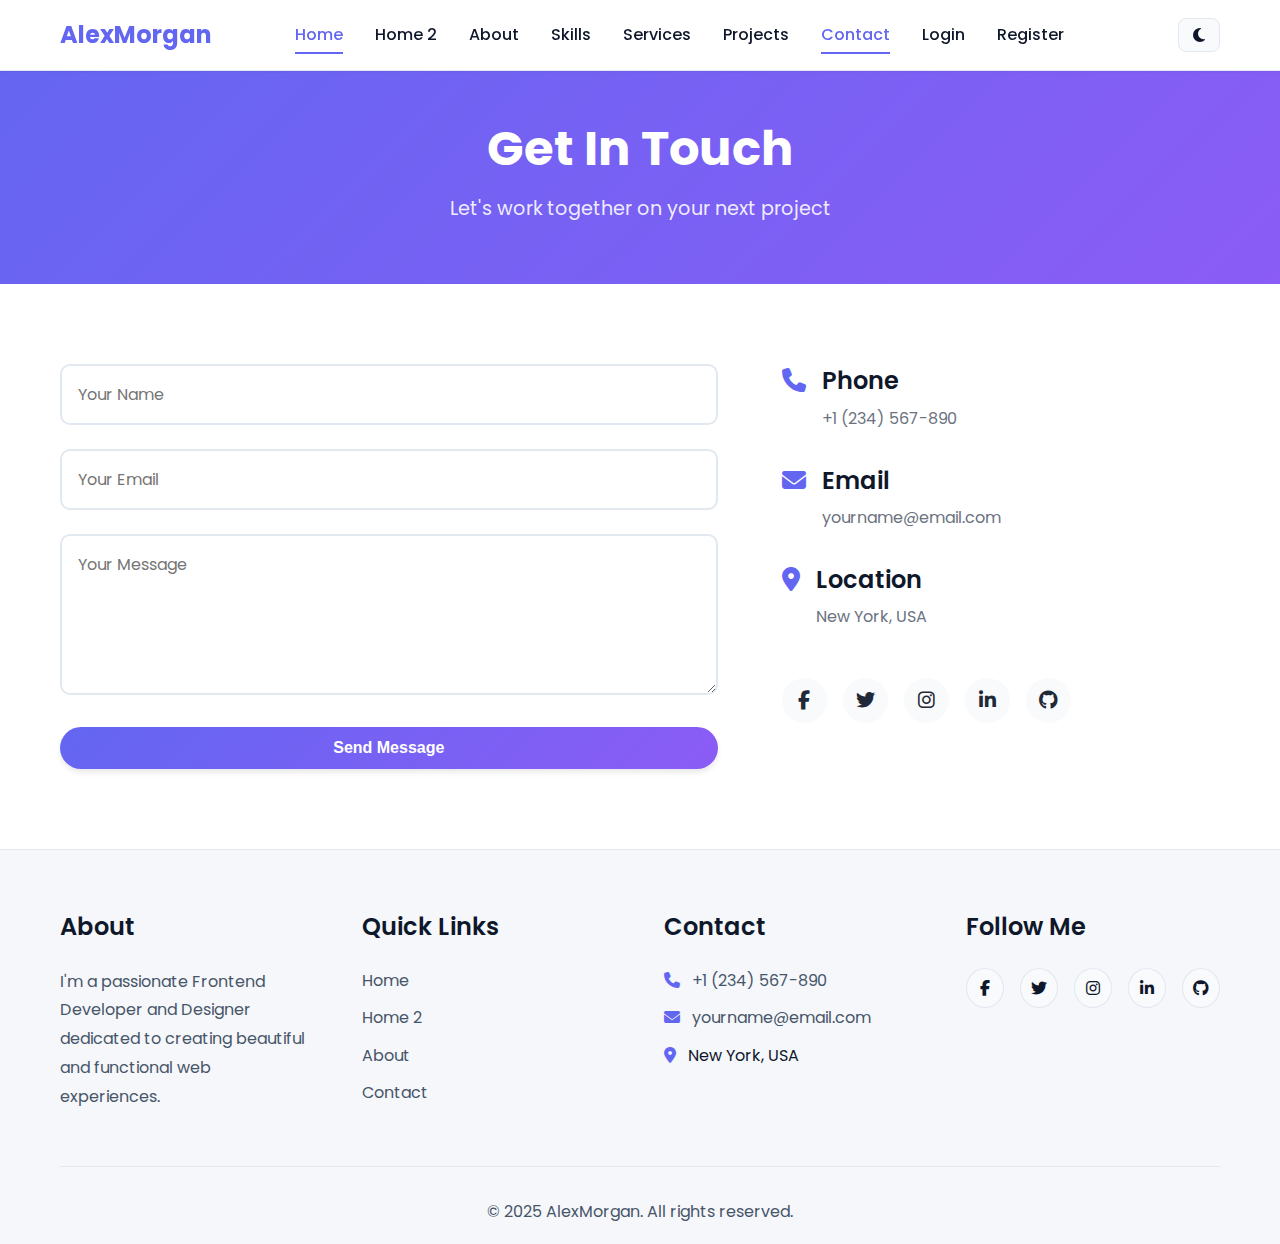
<file: contact.html>
<!DOCTYPE html>
<html lang="en">
<head>
    <meta charset="UTF-8">
    <meta name="viewport" content="width=device-width, initial-scale=1.0">
    <title>Contact Me - AlexMorgan</title>
    <link rel="icon" type="image/svg+xml" href="assets/favicon.svg">
    <link rel="alternate icon" href="assets/favicon.ico">
    <link rel="apple-touch-icon" href="assets/favicon.svg">
    <meta name="theme-color" content="#6366f1">
    <link rel="preconnect" href="https://fonts.googleapis.com">
    <link rel="preconnect" href="https://fonts.gstatic.com" crossorigin>
    <link href="https://fonts.googleapis.com/css2?family=Poppins:wght@300;400;600;700&display=swap" rel="stylesheet">
    <link rel="stylesheet" href="https://cdnjs.cloudflare.com/ajax/libs/font-awesome/6.4.0/css/all.min.css">
    <link rel="stylesheet" href="style.css">
</head>
<body>
    <!-- Header / Navbar -->
    <header class="header" id="header">
        <nav class="navbar">
            <div class="container">
                <a href="index.html" class="logo">AlexMorgan</a>
                <ul class="nav-menu" id="navMenu">
                    <li><a href="index.html" class="nav-link">Home</a></li>
                    <li><a href="home2.html" class="nav-link">Home 2</a></li>
                    <li><a href="about.html" class="nav-link">About</a></li>
                    <li><a href="skills.html" class="nav-link">Skills</a></li>
                    <li><a href="services.html" class="nav-link">Services</a></li>
                    <li><a href="projects.html" class="nav-link">Projects</a></li>
                    <li><a href="contact.html" class="nav-link active">Contact</a></li>
                    <li><a href="login.html" class="nav-link">Login</a></li>
                    <li><a href="register.html" class="nav-link">Register</a></li>
                    <li><button onclick="toggleTheme()" class="theme-toggle">
                        <i class="fas fa-moon"></i>
                        <span>Theme</span>
                    </button></li>
                </ul>
                <div class="navbar-actions">
                    <button onclick="toggleTheme()" class="theme-toggle" id="themeToggleDesktop">
                        <i class="fas fa-moon"></i>
                    </button>
                    <div class="hamburger" id="hamburger">
                        <span></span>
                        <span></span>
                        <span></span>
                    </div>
                </div>
            </div>
        </nav>
    </header>

    <!-- Page Header -->
    <section class="page-header">
        <div class="container">
            <h1>Get In Touch</h1>
            <p>Let's work together on your next project</p>
        </div>
    </section>

    <!-- Contact Section -->
    <section class="page-content">
        <div class="container">
            <div class="contact-content">
                <div class="contact-form-wrapper">
                    <form class="contact-form" id="contactForm">
                        <div class="form-group">
                            <input type="text" id="name" name="name" placeholder="Your Name" required>
                        </div>
                        <div class="form-group">
                            <input type="email" id="email" name="email" placeholder="Your Email" required>
                        </div>
                        <div class="form-group">
                            <textarea id="message" name="message" rows="5" placeholder="Your Message" required></textarea>
                        </div>
                        <button type="submit" class="btn btn-primary">Send Message</button>
                        <div class="form-message" id="formMessage"></div>
                    </form>
                </div>
                <div class="contact-details">
                    <div class="contact-item">
                        <i class="fas fa-phone"></i>
                        <div>
                            <h3>Phone</h3>
                            <a href="tel:+1234567890">+1 (234) 567-890</a>
                        </div>
                    </div>
                    <div class="contact-item">
                        <i class="fas fa-envelope"></i>
                        <div>
                            <h3>Email</h3>
                            <a href="mailto:yourname@email.com">yourname@email.com</a>
                        </div>
                    </div>
                    <div class="contact-item">
                        <i class="fas fa-map-marker-alt"></i>
                        <div>
                            <h3>Location</h3>
                            <p>New York, USA</p>
                        </div>
                    </div>
                    <div class="social-links">
                        <a href="#" target="_blank" aria-label="Facebook"><i class="fab fa-facebook-f"></i></a>
                        <a href="#" target="_blank" aria-label="Twitter"><i class="fab fa-twitter"></i></a>
                        <a href="#" target="_blank" aria-label="Instagram"><i class="fab fa-instagram"></i></a>
                        <a href="#" target="_blank" aria-label="LinkedIn"><i class="fab fa-linkedin-in"></i></a>
                        <a href="#" target="_blank" aria-label="GitHub"><i class="fab fa-github"></i></a>
                    </div>
                </div>
            </div>
        </div>
    </section>

    <!-- Footer -->
    <footer class="footer">
        <div class="container">
            <div class="footer-content">
                <div class="footer-section">
                    <h3>About</h3>
                    <p>I'm a passionate Frontend Developer and Designer dedicated to creating beautiful and functional web experiences.</p>
                </div>
                <div class="footer-section">
                    <h3>Quick Links</h3>
                    <ul>
                        <li><a href="index.html">Home</a></li>
                        <li><a href="home2.html">Home 2</a></li>
                        <li><a href="about.html">About</a></li>
                         
                        <li><a href="contact.html">Contact</a></li>
                    </ul>
                </div>
                <div class="footer-section">
                    <h3>Contact</h3>
                    <ul>
                        <li><i class="fas fa-phone"></i> <a href="tel:+1234567890">+1 (234) 567-890</a></li>
                        <li><i class="fas fa-envelope"></i> <a href="mailto:yourname@email.com">yourname@email.com</a></li>
                        <li><i class="fas fa-map-marker-alt"></i> New York, USA</li>
                    </ul>
                </div>
                <div class="footer-section">
                    <h3>Follow Me</h3>
                    <div class="footer-social">
                        <a href="#" target="_blank" aria-label="Facebook"><i class="fab fa-facebook-f"></i></a>
                        <a href="#" target="_blank" aria-label="Twitter"><i class="fab fa-twitter"></i></a>
                        <a href="#" target="_blank" aria-label="Instagram"><i class="fab fa-instagram"></i></a>
                        <a href="#" target="_blank" aria-label="LinkedIn"><i class="fab fa-linkedin-in"></i></a>
                        <a href="#" target="_blank" aria-label="GitHub"><i class="fab fa-github"></i></a>
                    </div>
                </div>
            </div>
            <div class="footer-bottom">
                <p>&copy; 2025 AlexMorgan. All rights reserved.</p>
            </div>
        </div>
    </footer>

    <!-- Back to Top Button -->
    <button class="back-to-top" id="backToTop" aria-label="Back to top">
        <i class="fas fa-arrow-up"></i>
    </button>

    <script src="script.js"></script>
</body>
</html>
</file>
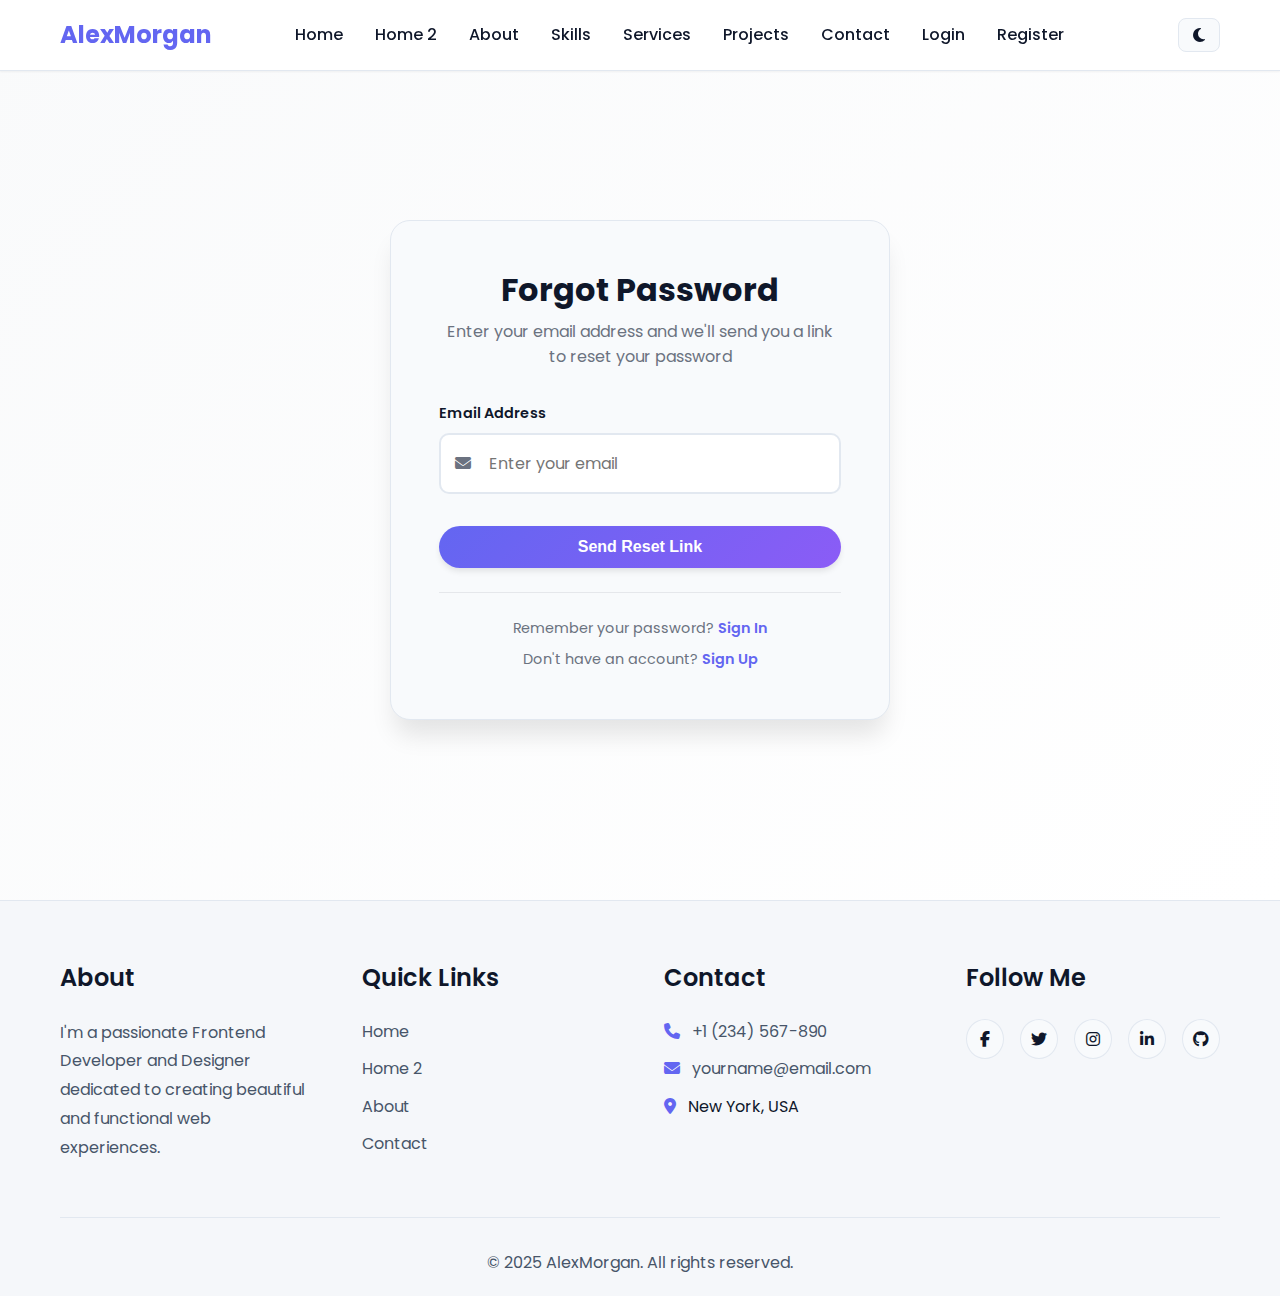
<file: forgot-password.html>
<!DOCTYPE html>
<html lang="en">
<head>
    <meta charset="UTF-8">
    <meta name="viewport" content="width=device-width, initial-scale=1.0">
    <title>Forgot Password - AlexMorgan</title>
    <link rel="icon" type="image/svg+xml" href="assets/favicon.svg">
    <link rel="alternate icon" href="assets/favicon.ico">
    <link rel="apple-touch-icon" href="assets/favicon.svg">
    <meta name="theme-color" content="#6366f1">
    <link rel="preconnect" href="https://fonts.googleapis.com">
    <link rel="preconnect" href="https://fonts.gstatic.com" crossorigin>
    <link href="https://fonts.googleapis.com/css2?family=Poppins:wght@300;400;600;700&display=swap" rel="stylesheet">
    <link rel="stylesheet" href="https://cdnjs.cloudflare.com/ajax/libs/font-awesome/6.4.0/css/all.min.css">
    <link rel="stylesheet" href="style.css">
</head>
<body>
    <!-- Header / Navbar -->
    <header class="header" id="header">
        <nav class="navbar">
            <div class="container">
                <a href="index.html" class="logo">AlexMorgan</a>
                <ul class="nav-menu" id="navMenu">
                    <li><a href="index.html" class="nav-link">Home</a></li>
                    <li><a href="home2.html" class="nav-link">Home 2</a></li>
                    <li><a href="about.html" class="nav-link">About</a></li>
                    <li><a href="skills.html" class="nav-link">Skills</a></li>
                    <li><a href="services.html" class="nav-link">Services</a></li>
                    <li><a href="projects.html" class="nav-link">Projects</a></li>
                    <li><a href="contact.html" class="nav-link">Contact</a></li>
                    <li><a href="login.html" class="nav-link">Login</a></li>
                    <li><a href="register.html" class="nav-link">Register</a></li>
                    <li><button onclick="toggleTheme()" class="theme-toggle">
                        <i class="fas fa-moon"></i>
                        <span>Theme</span>
                    </button></li>
                </ul>
                <div class="navbar-actions">
                    <button onclick="toggleTheme()" class="theme-toggle" id="themeToggleDesktop">
                        <i class="fas fa-moon"></i>
                    </button>
                    <div class="hamburger" id="hamburger">
                        <span></span>
                        <span></span>
                        <span></span>
                    </div>
                </div>
            </div>
        </nav>
    </header>

    <!-- Forgot Password Section -->
    <section class="auth-section">
        <div class="container">
            <div class="auth-container">
                <div class="auth-card">
                    <div class="auth-header">
                        <h2>Forgot Password</h2>
                        <p>Enter your email address and we'll send you a link to reset your password</p>
                    </div>
                    <form class="auth-form" id="forgotPasswordForm">
                        <div class="form-group">
                            <label for="forgotEmail">Email Address</label>
                            <div class="input-wrapper">
                                <i class="fas fa-envelope"></i>
                                <input type="email" id="forgotEmail" name="email" placeholder="Enter your email" required>
                            </div>
                        </div>
                        <button type="submit" class="btn btn-primary btn-block">Send Reset Link</button>
                        <div class="form-message" id="forgotPasswordMessage"></div>
                    </form>
                    <div class="auth-footer">
                        <p>Remember your password? <a href="login.html">Sign In</a></p>
                        <p style="margin-top: 0.5rem;">Don't have an account? <a href="register.html">Sign Up</a></p>
                    </div>
                </div>
            </div>
        </div>
    </section>

    <!-- Footer -->
    <footer class="footer">
        <div class="container">
            <div class="footer-content">
                <div class="footer-section">
                    <h3>About</h3>
                    <p>I'm a passionate Frontend Developer and Designer dedicated to creating beautiful and functional web experiences.</p>
                </div>
                <div class="footer-section">
                    <h3>Quick Links</h3>
                    <ul>
                        <li><a href="index.html">Home</a></li>
                        <li><a href="home2.html">Home 2</a></li>
                        <li><a href="about.html">About</a></li>
                         
                        <li><a href="contact.html">Contact</a></li>
                    </ul>
                </div>
                <div class="footer-section">
                    <h3>Contact</h3>
                    <ul>
                        <li><i class="fas fa-phone"></i> <a href="tel:+1234567890">+1 (234) 567-890</a></li>
                        <li><i class="fas fa-envelope"></i> <a href="mailto:yourname@email.com">yourname@email.com</a></li>
                        <li><i class="fas fa-map-marker-alt"></i> New York, USA</li>
                    </ul>
                </div>
                <div class="footer-section">
                    <h3>Follow Me</h3>
                    <div class="footer-social">
                        <a href="#" target="_blank" aria-label="Facebook"><i class="fab fa-facebook-f"></i></a>
                        <a href="#" target="_blank" aria-label="Twitter"><i class="fab fa-twitter"></i></a>
                        <a href="#" target="_blank" aria-label="Instagram"><i class="fab fa-instagram"></i></a>
                        <a href="#" target="_blank" aria-label="LinkedIn"><i class="fab fa-linkedin-in"></i></a>
                        <a href="#" target="_blank" aria-label="GitHub"><i class="fab fa-github"></i></a>
                    </div>
                </div>
            </div>
            <div class="footer-bottom">
                <p>&copy; 2025 AlexMorgan. All rights reserved.</p>
            </div>
        </div>
    </footer>

    <!-- Back to Top Button -->
    <button class="back-to-top" id="backToTop" aria-label="Back to top">
        <i class="fas fa-arrow-up"></i>
    </button>

    <script src="script.js"></script>
    <script src="auth.js"></script>
</body>
</html>
</file>
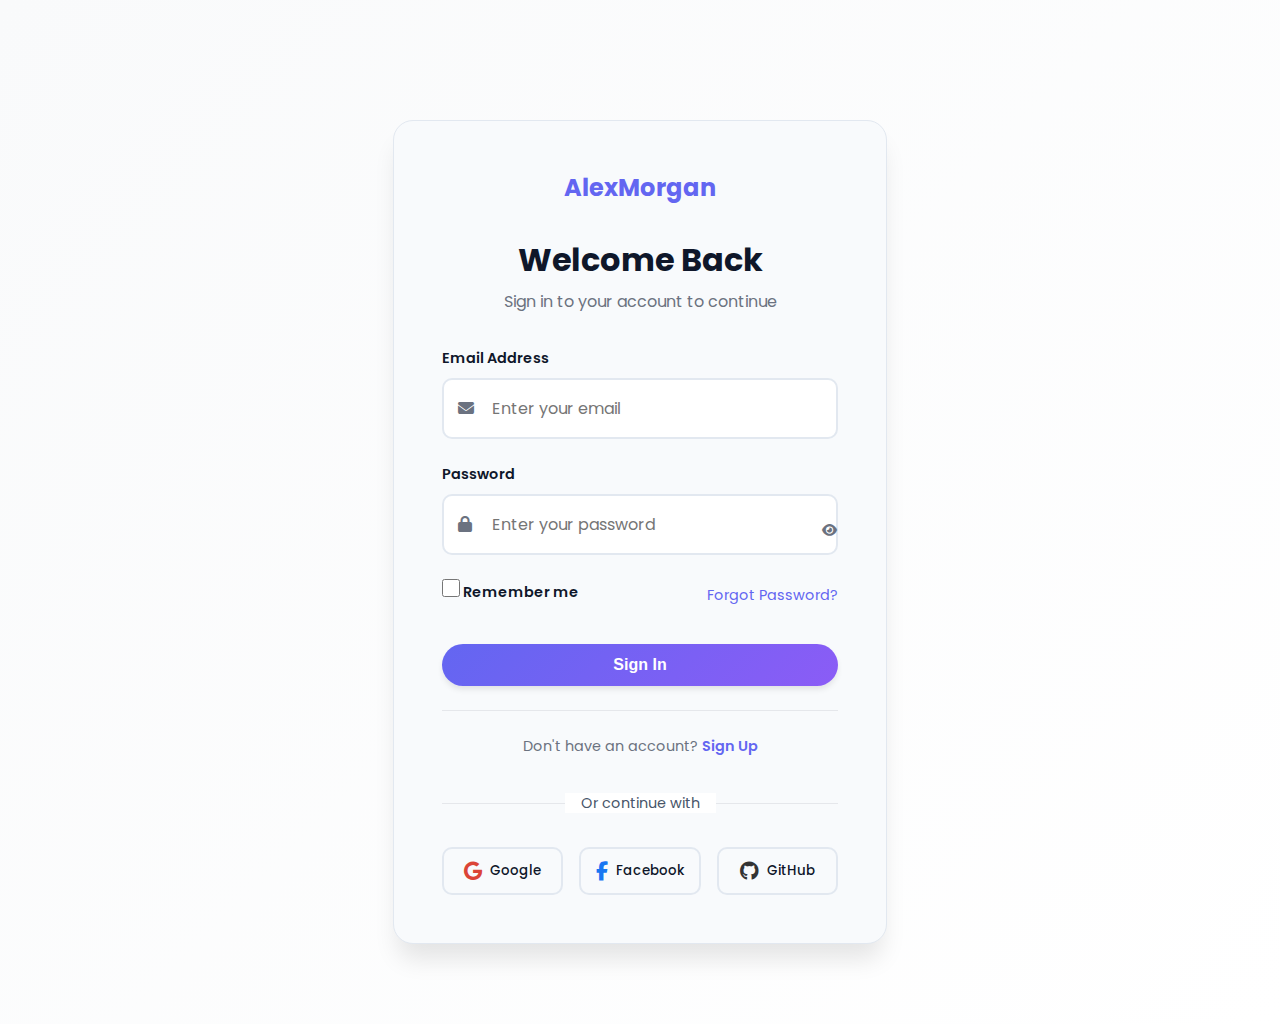
<file: login.html>
<!DOCTYPE html>
<html lang="en">
<head>
    <meta charset="UTF-8">
    <meta name="viewport" content="width=device-width, initial-scale=1.0">
    <title>Login - AlexMorgan</title>
    <link rel="icon" type="image/svg+xml" href="assets/favicon.svg">
    <link rel="alternate icon" href="assets/favicon.ico">
    <link rel="apple-touch-icon" href="assets/favicon.svg">
    <meta name="theme-color" content="#6366f1">
    <link rel="preconnect" href="https://fonts.googleapis.com">
    <link rel="preconnect" href="https://fonts.gstatic.com" crossorigin>
    <link href="https://fonts.googleapis.com/css2?family=Poppins:wght@300;400;600;700&display=swap" rel="stylesheet">
    <link rel="stylesheet" href="https://cdnjs.cloudflare.com/ajax/libs/font-awesome/6.4.0/css/all.min.css">
    <link rel="stylesheet" href="style.css">
</head>
<body>
    <!-- Login Section -->
    <section class="auth-section">
        <div class="container">
            <div class="auth-container">
                <div class="auth-card">
                    <a href="index.html" class="auth-logo">AlexMorgan</a>
                    <div class="auth-header">
                        <h2>Welcome Back</h2>
                        <p>Sign in to your account to continue</p>
                    </div>
                    <form class="auth-form" id="loginForm">
                        <div class="form-group">
                            <label for="loginEmail">Email Address</label>
                            <div class="input-wrapper">
                                <i class="fas fa-envelope"></i>
                                <input type="email" id="loginEmail" name="email" placeholder="Enter your email" required>
                            </div>
                        </div>
                        <div class="form-group">
                            <label for="loginPassword">Password</label>
                            <div class="input-wrapper">
                                <i class="fas fa-lock"></i>
                                <input type="password" id="loginPassword" name="password" placeholder="Enter your password" required>
                                <button type="button" class="password-toggle" id="togglePassword">
                                    <i class="fas fa-eye"></i>
                                </button>
                            </div>
                        </div>
                        <div class="form-options">
                            <label class="checkbox-label">
                                <input type="checkbox" name="remember">
                                <span>Remember me</span>
                            </label>
                            <a href="forgot-password.html" class="forgot-link">Forgot Password?</a>
                        </div>
                        <button type="submit" class="btn btn-primary btn-block">Sign In</button>
                        <div class="form-message" id="loginMessage"></div>
                    </form>
                    <div class="auth-footer">
                        <p>Don't have an account? <a href="register.html">Sign Up</a></p>
                    </div>
                    <div class="auth-divider">
                        <span>Or continue with</span>
                    </div>
                    <div class="social-auth">
                        <button class="social-btn" type="button">
                            <i class="fab fa-google"></i>
                            <span>Google</span>
                        </button>
                        <button class="social-btn" type="button">
                            <i class="fab fa-facebook-f"></i>
                            <span>Facebook</span>
                        </button>
                        <button class="social-btn" type="button">
                            <i class="fab fa-github"></i>
                            <span>GitHub</span>
                        </button>
                    </div>
                </div>
            </div>
        </div>
    </section>

    <script src="script.js"></script>
    <script src="auth.js"></script>
</body>
</html>
</file>
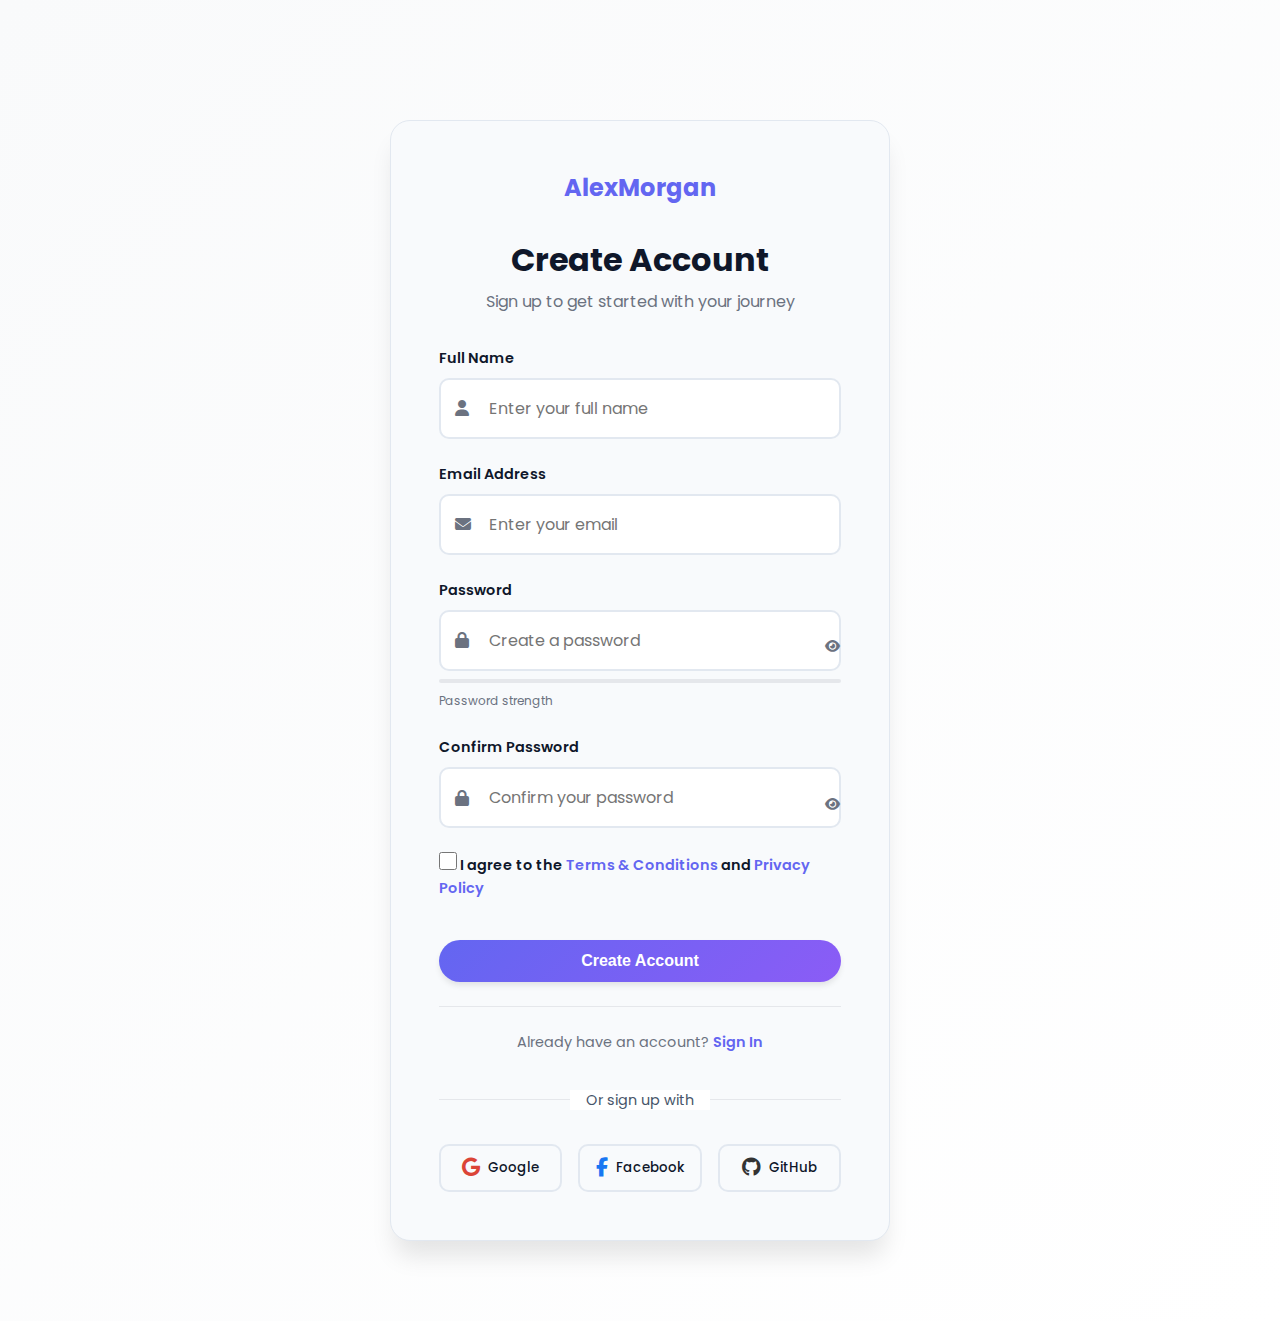
<file: register.html>
<!DOCTYPE html>
<html lang="en">
<head>
    <meta charset="UTF-8">
    <meta name="viewport" content="width=device-width, initial-scale=1.0">
    <title>Register - AlexMorgan</title>
    <link rel="icon" type="image/svg+xml" href="assets/favicon.svg">
    <link rel="alternate icon" href="assets/favicon.ico">
    <link rel="apple-touch-icon" href="assets/favicon.svg">
    <meta name="theme-color" content="#6366f1">
    <link rel="preconnect" href="https://fonts.googleapis.com">
    <link rel="preconnect" href="https://fonts.gstatic.com" crossorigin>
    <link href="https://fonts.googleapis.com/css2?family=Poppins:wght@300;400;600;700&display=swap" rel="stylesheet">
    <link rel="stylesheet" href="https://cdnjs.cloudflare.com/ajax/libs/font-awesome/6.4.0/css/all.min.css">
    <link rel="stylesheet" href="style.css">
</head>
<body>
    <!-- Register Section -->
    <section class="auth-section">
        <div class="container">
            <div class="auth-container">
                <div class="auth-card">
                    <a href="index.html" class="auth-logo">AlexMorgan</a>
                    <div class="auth-header">
                        <h2>Create Account</h2>
                        <p>Sign up to get started with your journey</p>
                    </div>
                    <form class="auth-form" id="registerForm">
                        <div class="form-group">
                            <label for="registerName">Full Name</label>
                            <div class="input-wrapper">
                                <i class="fas fa-user"></i>
                                <input type="text" id="registerName" name="name" placeholder="Enter your full name" required>
                            </div>
                        </div>
                        <div class="form-group">
                            <label for="registerEmail">Email Address</label>
                            <div class="input-wrapper">
                                <i class="fas fa-envelope"></i>
                                <input type="email" id="registerEmail" name="email" placeholder="Enter your email" required>
                            </div>
                        </div>
                        <div class="form-group">
                            <label for="registerPassword">Password</label>
                            <div class="input-wrapper">
                                <i class="fas fa-lock"></i>
                                <input type="password" id="registerPassword" name="password" placeholder="Create a password" required>
                                <button type="button" class="password-toggle" id="togglePassword">
                                    <i class="fas fa-eye"></i>
                                </button>
                            </div>
                            <div class="password-strength">
                                <div class="strength-bar">
                                    <div class="strength-fill" id="strengthFill"></div>
                                </div>
                                <span class="strength-text" id="strengthText">Password strength</span>
                            </div>
                        </div>
                        <div class="form-group">
                            <label for="confirmPassword">Confirm Password</label>
                            <div class="input-wrapper">
                                <i class="fas fa-lock"></i>
                                <input type="password" id="confirmPassword" name="confirmPassword" placeholder="Confirm your password" required>
                                <button type="button" class="password-toggle" id="toggleConfirmPassword">
                                    <i class="fas fa-eye"></i>
                                </button>
                            </div>
                        </div>
                        <div class="form-options">
                            <label class="checkbox-label">
                                <input type="checkbox" name="terms" required>
                                <span>I agree to the <a href="#" target="_blank">Terms & Conditions</a> and <a href="#" target="_blank">Privacy Policy</a></span>
                            </label>
                        </div>
                        <button type="submit" class="btn btn-primary btn-block">Create Account</button>
                        <div class="form-message" id="registerMessage"></div>
                    </form>
                    <div class="auth-footer">
                        <p>Already have an account? <a href="login.html">Sign In</a></p>
                    </div>
                    <div class="auth-divider">
                        <span>Or sign up with</span>
                    </div>
                    <div class="social-auth">
                        <button class="social-btn" type="button">
                            <i class="fab fa-google"></i>
                            <span>Google</span>
                        </button>
                        <button class="social-btn" type="button">
                            <i class="fab fa-facebook-f"></i>
                            <span>Facebook</span>
                        </button>
                        <button class="social-btn" type="button">
                            <i class="fab fa-github"></i>
                            <span>GitHub</span>
                        </button>
                    </div>
                </div>
            </div>
        </div>
    </section>

    <script src="script.js"></script>
    <script src="auth.js"></script>
</body>
</html>
</file>
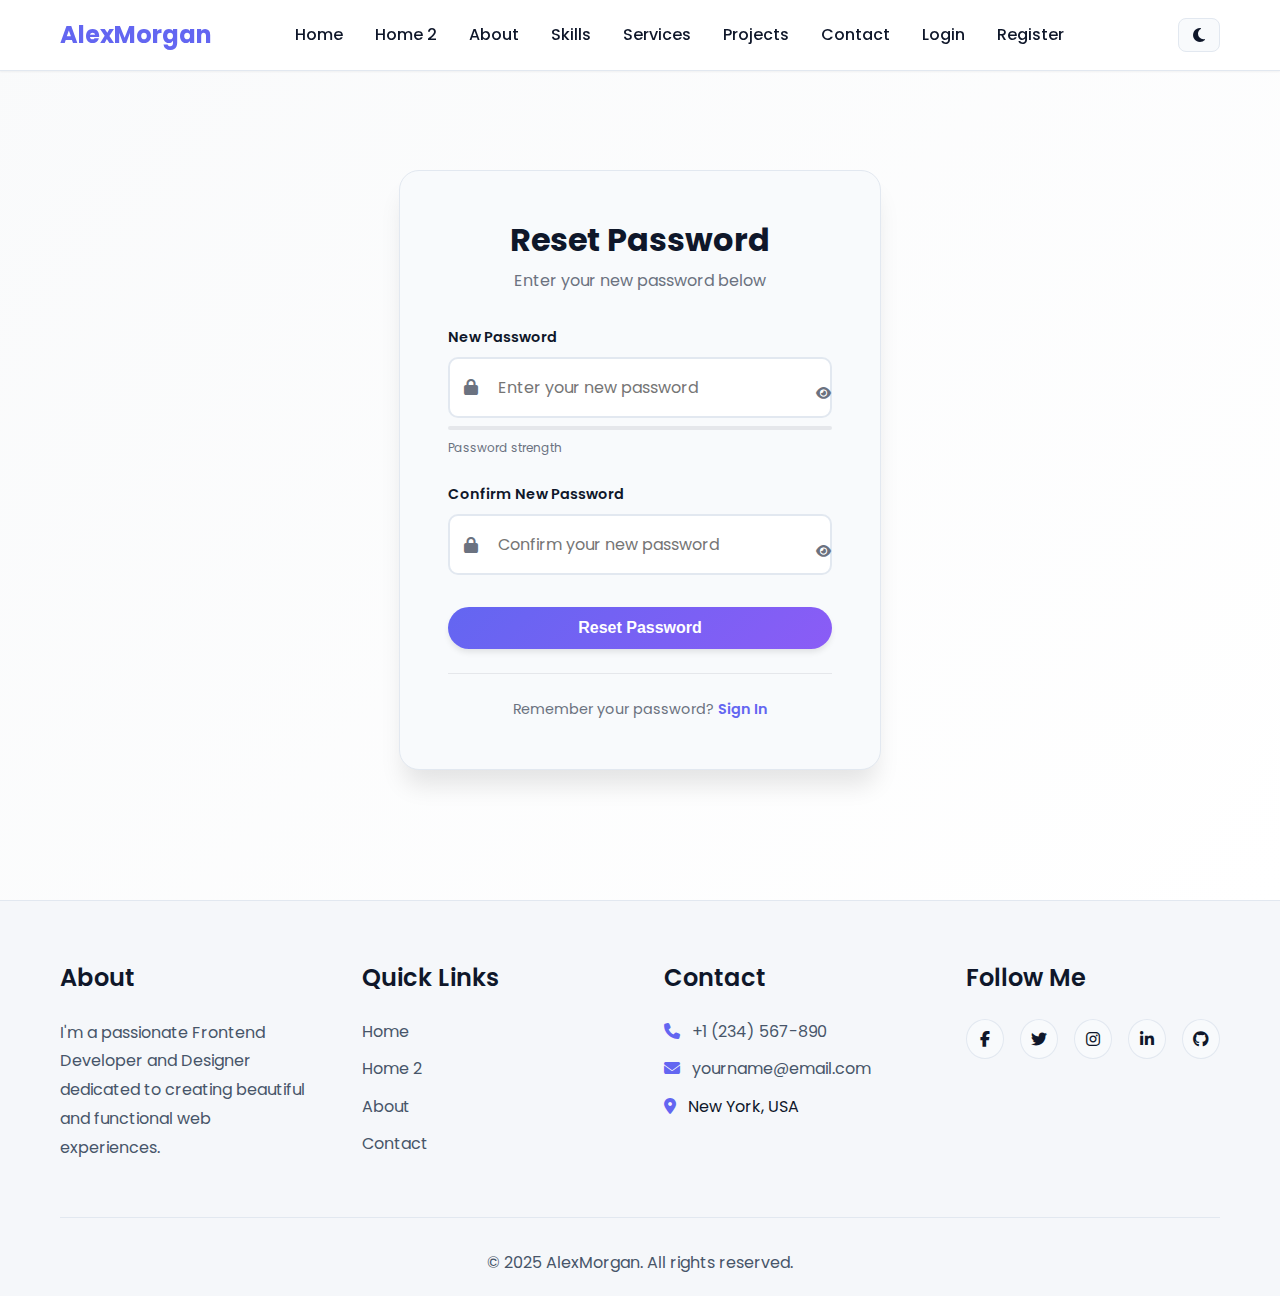
<file: reset-password.html>
<!DOCTYPE html>
<html lang="en">
<head>
    <meta charset="UTF-8">
    <meta name="viewport" content="width=device-width, initial-scale=1.0">
    <title>Reset Password - AlexMorgan</title>
    <link rel="icon" type="image/svg+xml" href="assets/favicon.svg">
    <link rel="alternate icon" href="assets/favicon.ico">
    <link rel="apple-touch-icon" href="assets/favicon.svg">
    <meta name="theme-color" content="#6366f1">
    <link rel="preconnect" href="https://fonts.googleapis.com">
    <link rel="preconnect" href="https://fonts.gstatic.com" crossorigin>
    <link href="https://fonts.googleapis.com/css2?family=Poppins:wght@300;400;600;700&display=swap" rel="stylesheet">
    <link rel="stylesheet" href="https://cdnjs.cloudflare.com/ajax/libs/font-awesome/6.4.0/css/all.min.css">
    <link rel="stylesheet" href="style.css">
</head>
<body>
    <!-- Header / Navbar -->
    <header class="header" id="header">
        <nav class="navbar">
            <div class="container">
                <a href="index.html" class="logo">AlexMorgan</a>
                <ul class="nav-menu" id="navMenu">
                    <li><a href="index.html" class="nav-link">Home</a></li>
                    <li><a href="home2.html" class="nav-link">Home 2</a></li>
                    <li><a href="about.html" class="nav-link">About</a></li>
                    <li><a href="skills.html" class="nav-link">Skills</a></li>
                    <li><a href="services.html" class="nav-link">Services</a></li>
                    <li><a href="projects.html" class="nav-link">Projects</a></li>
                    <li><a href="contact.html" class="nav-link">Contact</a></li>
                    <li><a href="login.html" class="nav-link">Login</a></li>
                    <li><a href="register.html" class="nav-link">Register</a></li>
                    <li><button onclick="toggleTheme()" class="theme-toggle">
                        <i class="fas fa-moon"></i>
                        <span>Theme</span>
                    </button></li>
                </ul>
                <div class="navbar-actions">
                    <button onclick="toggleTheme()" class="theme-toggle" id="themeToggleDesktop">
                        <i class="fas fa-moon"></i>
                    </button>
                    <div class="hamburger" id="hamburger">
                        <span></span>
                        <span></span>
                        <span></span>
                    </div>
                </div>
            </div>
        </nav>
    </header>

    <!-- Reset Password Section -->
    <section class="auth-section">
        <div class="container">
            <div class="auth-container">
                <div class="auth-card">
                    <div class="auth-header">
                        <h2>Reset Password</h2>
                        <p>Enter your new password below</p>
                    </div>
                    <form class="auth-form" id="resetPasswordForm">
                        <div class="form-group">
                            <label for="resetPassword">New Password</label>
                            <div class="input-wrapper">
                                <i class="fas fa-lock"></i>
                                <input type="password" id="resetPassword" name="password" placeholder="Enter your new password" required>
                                <button type="button" class="password-toggle" id="toggleResetPassword">
                                    <i class="fas fa-eye"></i>
                                </button>
                            </div>
                            <div class="password-strength">
                                <div class="strength-bar">
                                    <div class="strength-fill" id="resetStrengthFill"></div>
                                </div>
                                <span class="strength-text" id="resetStrengthText">Password strength</span>
                            </div>
                        </div>
                        <div class="form-group">
                            <label for="confirmResetPassword">Confirm New Password</label>
                            <div class="input-wrapper">
                                <i class="fas fa-lock"></i>
                                <input type="password" id="confirmResetPassword" name="confirmPassword" placeholder="Confirm your new password" required>
                                <button type="button" class="password-toggle" id="toggleConfirmResetPassword">
                                    <i class="fas fa-eye"></i>
                                </button>
                            </div>
                        </div>
                        <button type="submit" class="btn btn-primary btn-block">Reset Password</button>
                        <div class="form-message" id="resetPasswordMessage"></div>
                    </form>
                    <div class="auth-footer">
                        <p>Remember your password? <a href="login.html">Sign In</a></p>
                    </div>
                </div>
            </div>
        </div>
    </section>

    <!-- Footer -->
    <footer class="footer">
        <div class="container">
            <div class="footer-content">
                <div class="footer-section">
                    <h3>About</h3>
                    <p>I'm a passionate Frontend Developer and Designer dedicated to creating beautiful and functional web experiences.</p>
                </div>
                <div class="footer-section">
                    <h3>Quick Links</h3>
                    <ul>
                        <li><a href="index.html">Home</a></li>
                        <li><a href="home2.html">Home 2</a></li>
                        <li><a href="about.html">About</a></li>
                         
                        <li><a href="contact.html">Contact</a></li>
                    </ul>
                </div>
                <div class="footer-section">
                    <h3>Contact</h3>
                    <ul>
                        <li><i class="fas fa-phone"></i> <a href="tel:+1234567890">+1 (234) 567-890</a></li>
                        <li><i class="fas fa-envelope"></i> <a href="mailto:yourname@email.com">yourname@email.com</a></li>
                        <li><i class="fas fa-map-marker-alt"></i> New York, USA</li>
                    </ul>
                </div>
                <div class="footer-section">
                    <h3>Follow Me</h3>
                    <div class="footer-social">
                        <a href="#" target="_blank" aria-label="Facebook"><i class="fab fa-facebook-f"></i></a>
                        <a href="#" target="_blank" aria-label="Twitter"><i class="fab fa-twitter"></i></a>
                        <a href="#" target="_blank" aria-label="Instagram"><i class="fab fa-instagram"></i></a>
                        <a href="#" target="_blank" aria-label="LinkedIn"><i class="fab fa-linkedin-in"></i></a>
                        <a href="#" target="_blank" aria-label="GitHub"><i class="fab fa-github"></i></a>
                    </div>
                </div>
            </div>
            <div class="footer-bottom">
                <p>&copy; 2025 AlexMorgan. All rights reserved.</p>
            </div>
        </div>
    </footer>

    <!-- Back to Top Button -->
    <button class="back-to-top" id="backToTop" aria-label="Back to top">
        <i class="fas fa-arrow-up"></i>
    </button>

    <script src="script.js"></script>
    <script src="auth.js"></script>
</body>
</html>
</file>
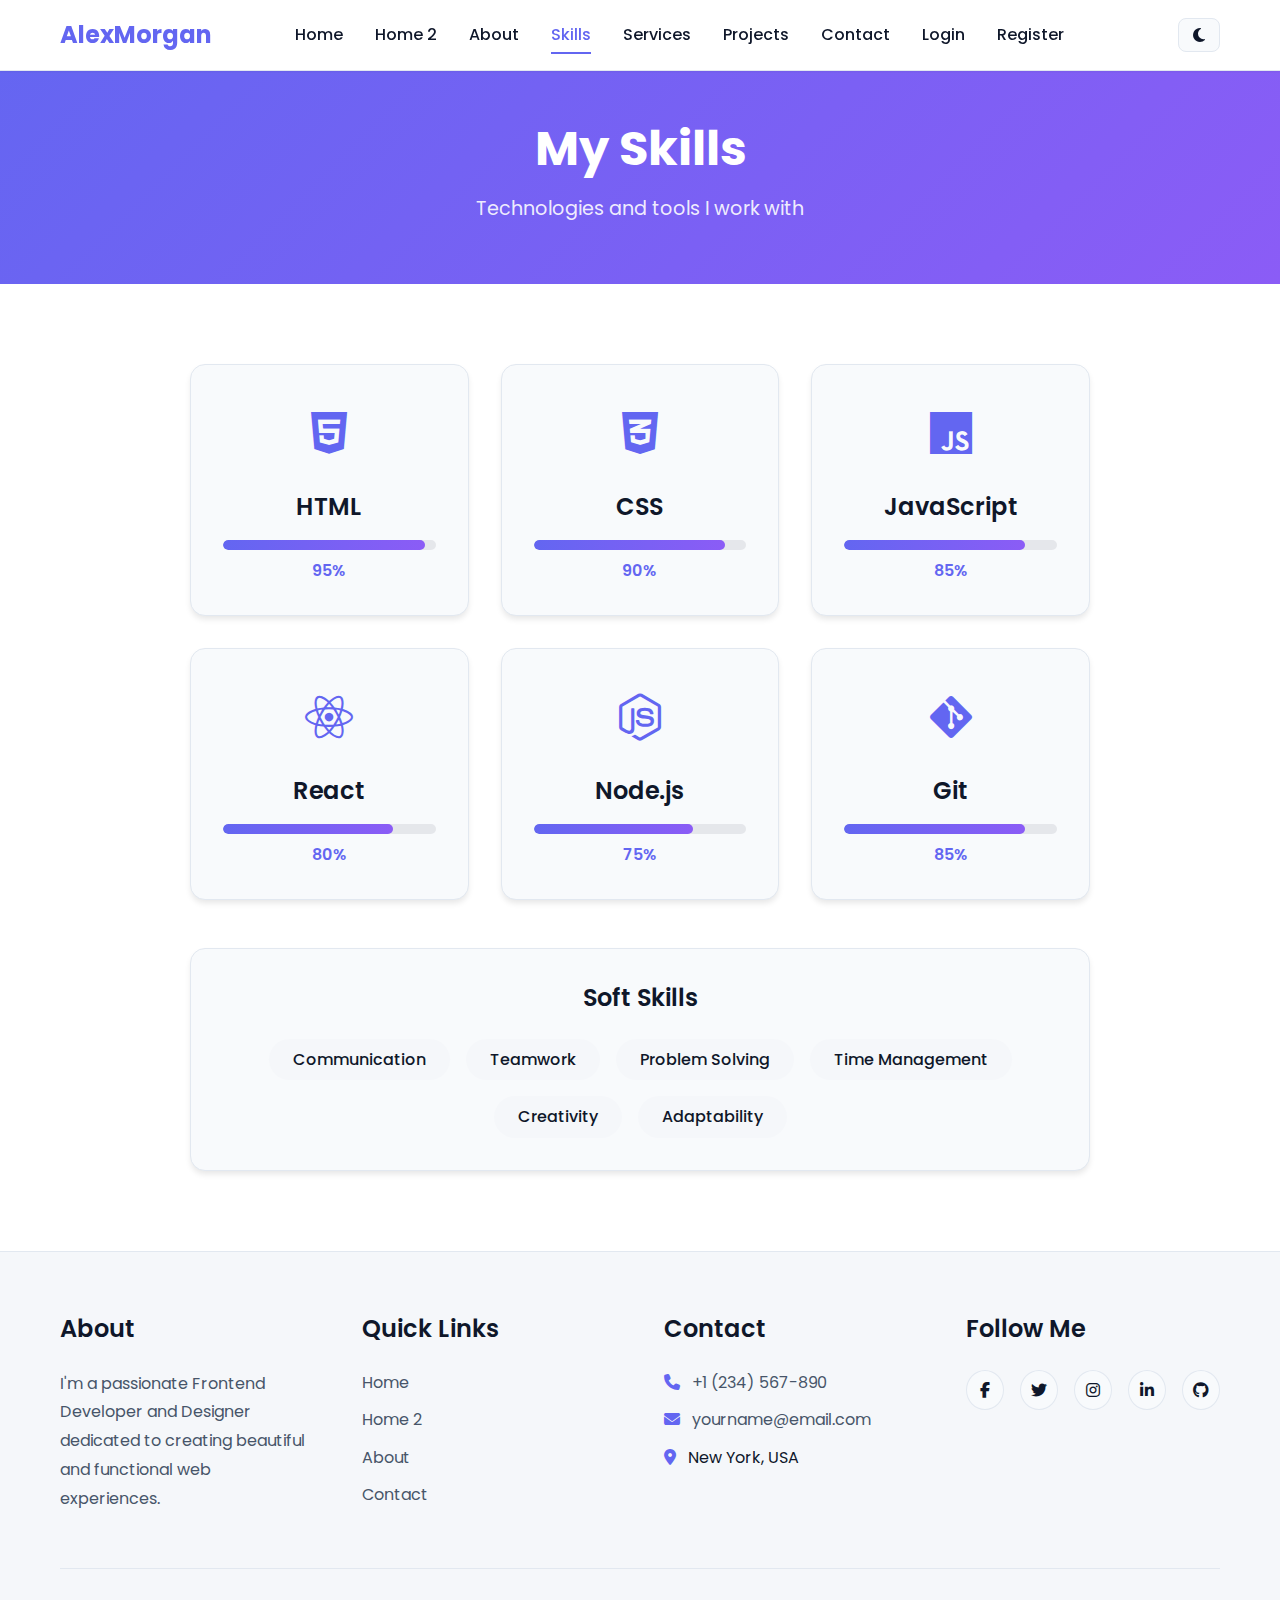
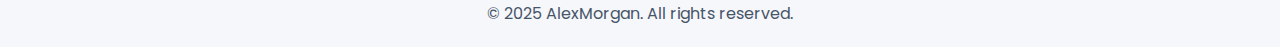
<file: skills.html>
<!DOCTYPE html>
<html lang="en">
<head>
    <meta charset="UTF-8">
    <meta name="viewport" content="width=device-width, initial-scale=1.0">
    <title>My Skills - AlexMorgan</title>
    <link rel="icon" type="image/svg+xml" href="assets/favicon.svg">
    <link rel="alternate icon" href="assets/favicon.ico">
    <link rel="apple-touch-icon" href="assets/favicon.svg">
    <meta name="theme-color" content="#6366f1">
    <link rel="preconnect" href="https://fonts.googleapis.com">
    <link rel="preconnect" href="https://fonts.gstatic.com" crossorigin>
    <link href="https://fonts.googleapis.com/css2?family=Poppins:wght@300;400;600;700&display=swap" rel="stylesheet">
    <link rel="stylesheet" href="https://cdnjs.cloudflare.com/ajax/libs/font-awesome/6.4.0/css/all.min.css">
    <link rel="stylesheet" href="style.css">
</head>
<body>
    <!-- Header / Navbar -->
    <header class="header" id="header">
        <nav class="navbar">
            <div class="container">
                <a href="index.html" class="logo">AlexMorgan</a>
                <ul class="nav-menu" id="navMenu">
                    <li><a href="index.html" class="nav-link">Home</a></li>
                    <li><a href="home2.html" class="nav-link">Home 2</a></li>
                    <li><a href="about.html" class="nav-link">About</a></li>
                    <li><a href="skills.html" class="nav-link active">Skills</a></li>
                    <li><a href="services.html" class="nav-link">Services</a></li>
                    <li><a href="projects.html" class="nav-link">Projects</a></li>
                    <li><a href="contact.html" class="nav-link">Contact</a></li>
                    <li><a href="login.html" class="nav-link">Login</a></li>
                    <li><a href="register.html" class="nav-link">Register</a></li>
                    <li><button onclick="toggleTheme()" class="theme-toggle">
                        <i class="fas fa-moon"></i>
                        <span>Theme</span>
                    </button></li>
                </ul>
                <div class="navbar-actions">
                    <button onclick="toggleTheme()" class="theme-toggle" id="themeToggleDesktop">
                        <i class="fas fa-moon"></i>
                    </button>
                    <div class="hamburger" id="hamburger">
                        <span></span>
                        <span></span>
                        <span></span>
                    </div>
                </div>
            </div>
        </nav>
    </header>

    <!-- Page Header -->
    <section class="page-header">
        <div class="container">
            <h1>My Skills</h1>
            <p>Technologies and tools I work with</p>
        </div>
    </section>

    <!-- Skills Section -->
    <section class="page-content">
        <div class="container">
            <div class="skills-content">
                <div class="skills-grid">
                    <div class="skill-item">
                        <div class="skill-icon">
                            <i class="fab fa-html5"></i>
                        </div>
                        <h3>HTML</h3>
                        <div class="skill-bar">
                            <div class="skill-progress" data-progress="95"></div>
                        </div>
                        <span class="skill-percent">95%</span>
                    </div>
                    <div class="skill-item">
                        <div class="skill-icon">
                            <i class="fab fa-css3-alt"></i>
                        </div>
                        <h3>CSS</h3>
                        <div class="skill-bar">
                            <div class="skill-progress" data-progress="90"></div>
                        </div>
                        <span class="skill-percent">90%</span>
                    </div>
                    <div class="skill-item">
                        <div class="skill-icon">
                            <i class="fab fa-js"></i>
                        </div>
                        <h3>JavaScript</h3>
                        <div class="skill-bar">
                            <div class="skill-progress" data-progress="85"></div>
                        </div>
                        <span class="skill-percent">85%</span>
                    </div>
                    <div class="skill-item">
                        <div class="skill-icon">
                            <i class="fab fa-react"></i>
                        </div>
                        <h3>React</h3>
                        <div class="skill-bar">
                            <div class="skill-progress" data-progress="80"></div>
                        </div>
                        <span class="skill-percent">80%</span>
                    </div>
                    <div class="skill-item">
                        <div class="skill-icon">
                            <i class="fab fa-node-js"></i>
                        </div>
                        <h3>Node.js</h3>
                        <div class="skill-bar">
                            <div class="skill-progress" data-progress="75"></div>
                        </div>
                        <span class="skill-percent">75%</span>
                    </div>
                    <div class="skill-item">
                        <div class="skill-icon">
                            <i class="fab fa-git-alt"></i>
                        </div>
                        <h3>Git</h3>
                        <div class="skill-bar">
                            <div class="skill-progress" data-progress="85"></div>
                        </div>
                        <span class="skill-percent">85%</span>
                    </div>
                </div>
                <div class="soft-skills">
                    <h3>Soft Skills</h3>
                    <div class="soft-skills-tags">
                        <span class="tag">Communication</span>
                        <span class="tag">Teamwork</span>
                        <span class="tag">Problem Solving</span>
                        <span class="tag">Time Management</span>
                        <span class="tag">Creativity</span>
                        <span class="tag">Adaptability</span>
                    </div>
                </div>
            </div>
        </div>
    </section>

    <!-- Footer -->
    <footer class="footer">
        <div class="container">
            <div class="footer-content">
                <div class="footer-section">
                    <h3>About</h3>
                    <p>I'm a passionate Frontend Developer and Designer dedicated to creating beautiful and functional web experiences.</p>
                </div>
                <div class="footer-section">
                    <h3>Quick Links</h3>
                    <ul>
                        <li><a href="index.html">Home</a></li>
                        <li><a href="home2.html">Home 2</a></li>
                        <li><a href="about.html">About</a></li>
                         
                        <li><a href="contact.html">Contact</a></li>
                    </ul>
                </div>
                <div class="footer-section">
                    <h3>Contact</h3>
                    <ul>
                        <li><i class="fas fa-phone"></i> <a href="tel:+1234567890">+1 (234) 567-890</a></li>
                        <li><i class="fas fa-envelope"></i> <a href="mailto:yourname@email.com">yourname@email.com</a></li>
                        <li><i class="fas fa-map-marker-alt"></i> New York, USA</li>
                    </ul>
                </div>
                <div class="footer-section">
                    <h3>Follow Me</h3>
                    <div class="footer-social">
                        <a href="#" target="_blank" aria-label="Facebook"><i class="fab fa-facebook-f"></i></a>
                        <a href="#" target="_blank" aria-label="Twitter"><i class="fab fa-twitter"></i></a>
                        <a href="#" target="_blank" aria-label="Instagram"><i class="fab fa-instagram"></i></a>
                        <a href="#" target="_blank" aria-label="LinkedIn"><i class="fab fa-linkedin-in"></i></a>
                        <a href="#" target="_blank" aria-label="GitHub"><i class="fab fa-github"></i></a>
                    </div>
                </div>
            </div>
            <div class="footer-bottom">
                <p>&copy; 2025 AlexMorgan. All rights reserved.</p>
            </div>
        </div>
    </footer>

    <!-- Back to Top Button -->
    <button class="back-to-top" id="backToTop" aria-label="Back to top">
        <i class="fas fa-arrow-up"></i>
    </button>

    <script src="script.js"></script>
</body>
</html>
</file>
<file: style.css>
/* ===== CSS Variables ===== */
/* Light Mode Theme */
:root {
    --primary-color: #6366f1;
    --secondary-color: #8b5cf6;
    --text-dark: #1f2937;
    --text-light: #6b7280;
    --bg-light: #f9fafb;
    --bg-white: #ffffff;
    --border-color: #e5e7eb;
    --shadow-sm: 0 1px 2px 0 rgba(0, 0, 0, 0.05);
    --shadow-md: 0 4px 6px -1px rgba(0, 0, 0, 0.1);
    --shadow-lg: 0 10px 15px -3px rgba(0, 0, 0, 0.1);
    --shadow-xl: 0 20px 25px -5px rgba(0, 0, 0, 0.1);
    --transition: all 0.3s ease;
    
    /* New Theme Variables - Light Mode */
    --bg: #ffffff;
    --bg-secondary: #f5f7fa;
    --text-primary: #0f172a;
    --text-secondary: #475569;
    --text-muted: #64748b;
    --border: #e2e8f0;
    --card: #f8fafc;
    --accent: #2563eb;
    --accent-hover: #1d4ed8;
    --accent-light: #dbeafe;
    --btn-text: #ffffff;
    --btn-bg: #2563eb;
    --btn-bg-hover: #1e40af;
}

/* Dark Mode Theme */
[data-theme="dark"] {
    --bg: #0f172a;
    --bg-secondary: #1e293b;
    --text-primary: #f8fafc;
    --text-secondary: #cbd5e1;
    --text-muted: #94a3b8;
    --border: #334155;
    --card: #1e293b;
    --accent: #3b82f6;
    --accent-hover: #60a5fa;
    --accent-light: #1e3a8a;
    --btn-text: #ffffff;
    --btn-bg: #3b82f6;
    --btn-bg-hover: #1d4ed8;
    --shadow-sm: 0 2px 8px rgba(0, 0, 0, 0.4);
    --shadow-md: 0 4px 16px rgba(0, 0, 0, 0.5);
    
    /* Update existing variables for dark mode */
    --primary-color: #3b82f6;
    --secondary-color: #60a5fa;
    --text-dark: #f8fafc;
    --text-light: #cbd5e1;
    --bg-light: #1e293b;
    --bg-white: #0f172a;
    --border-color: #334155;
}

/* ===== Reset & Base Styles ===== */
* {
    margin: 0;
    padding: 0;
    box-sizing: border-box;
}

html {
    scroll-behavior: smooth;
}

body {
    font-family: 'Poppins', sans-serif;
    font-size: 16px;
    line-height: 1.6;
    color: var(--text-primary);
    background-color: var(--bg);
    overflow-x: hidden;
    transition: background-color 0.3s ease, color 0.3s ease;
}

.container {
    max-width: 1200px;
    margin: 0 auto;
    padding: 0 20px;
}

/* ===== Typography ===== */
h1 {
    font-weight: 700;
    font-size: 3rem;
    line-height: 1.2;
    margin-bottom: 1rem;
}

h2 {
    font-weight: 600;
    font-size: 2.5rem;
    line-height: 1.3;
    text-align: center;
    margin-bottom: 3rem;
}

h3 {
    font-weight: 300;
    font-size: 1.5rem;
    line-height: 1.4;
    margin-bottom: 1rem;
}

p {
    font-size: 1rem;
    line-height: 1.6;
    color: var(--text-light);
}

.section-title {
    position: relative;
    padding-bottom: 1rem;
}

.section-title::after {
    content: '';
    position: absolute;
    bottom: 0;
    left: 50%;
    transform: translateX(-50%);
    width: 80px;
    height: 4px;
    background: linear-gradient(90deg, var(--primary-color), var(--secondary-color));
    border-radius: 2px;
}

/* ===== Header / Navbar ===== */
.header {
    position: fixed;
    top: 0;
    left: 0;
    width: 100%;
    background-color: var(--bg);
    box-shadow: var(--shadow-sm);
    z-index: 1000;
    transition: var(--transition);
    border-bottom: 1px solid var(--border);
}

.header.scrolled {
    box-shadow: var(--shadow-md);
}

.navbar {
    padding: 1rem 0;
}

.navbar .container {
    display: flex;
    justify-content: space-between;
    align-items: center;
}

.navbar-actions {
    display: flex;
    align-items: center;
    gap: 1rem;
}

#themeToggleDesktop {
    margin-left: 0;
}

@media (max-width: 968px) {
    #themeToggleDesktop {
        display: none;
    }
    
    .nav-menu .theme-toggle {
        display: flex;
    }
}

@media (min-width: 969px) {
    .nav-menu .theme-toggle {
        display: none;
    }
    
    #themeToggleDesktop {
        display: flex;
    }
}

.logo {
    font-size: 1.5rem;
    font-weight: 700;
    color: var(--primary-color);
    text-decoration: none;
    transition: var(--transition);
}

.logo:hover {
    color: var(--secondary-color);
    transform: scale(1.05);
}

.nav-menu {
    display: flex;
    list-style: none;
    gap: 2rem;
    align-items: center;
}

.nav-link {
    color: var(--text-primary);
    text-decoration: none;
    font-weight: 500;
    transition: var(--transition);
    position: relative;
    padding: 0.5rem 0;
}

.nav-link::after {
    content: '';
    position: absolute;
    bottom: 0;
    left: 0;
    width: 0;
    height: 2px;
    background-color: var(--primary-color);
    transition: var(--transition);
}

.nav-link:hover::after,
.nav-link.active::after {
    width: 100%;
}

.nav-link:hover,
.nav-link.active {
    color: var(--primary-color);
}

.hamburger {
    display: none;
    flex-direction: column;
    cursor: pointer;
    gap: 5px;
}

.hamburger span {
    width: 25px;
    height: 3px;
    background-color: var(--text-primary);
    transition: var(--transition);
    border-radius: 2px;
}

.hamburger.active span:nth-child(1) {
    transform: rotate(45deg) translate(8px, 8px);
}

.hamburger.active span:nth-child(2) {
    opacity: 0;
}

.hamburger.active span:nth-child(3) {
    transform: rotate(-45deg) translate(7px, -7px);
}

/* ===== Theme Toggle Button ===== */
.theme-toggle {
    padding: 8px 14px;
    border-radius: 8px;
    border: 1px solid var(--border);
    background: var(--card);
    color: var(--text-primary);
    cursor: pointer;
    font-weight: 500;
    transition: 0.3s;
    font-size: 0.9rem;
    display: flex;
    align-items: center;
    gap: 0.5rem;
    margin-left: 1rem;
}

.theme-toggle:hover {
    border-color: var(--accent);
    color: var(--accent);
    background: var(--accent-light);
}

.theme-toggle i {
    font-size: 1rem;
}

/* ===== Hero Section ===== */
.hero {
    padding: 120px 0 80px;
    background: linear-gradient(135deg, var(--bg-secondary) 0%, var(--bg) 100%);
    min-height: 100vh;
    display: flex;
    align-items: center;
}

.hero-content {
    display: grid;
    grid-template-columns: 1fr 1fr;
    gap: 4rem;
    align-items: stretch;
}

.hero-text {
    animation: fadeInLeft 1s ease;
    display: flex;
    flex-direction: column;
    justify-content: center;
}

.hero-title {
    font-size: 3.5rem;
    margin-bottom: 1rem;
}

.highlight {
    color: var(--primary-color);
    background: linear-gradient(120deg, var(--primary-color), var(--secondary-color));
    -webkit-background-clip: text;
    -webkit-text-fill-color: transparent;
    background-clip: text;
}

.hero-subtitle {
    font-size: 1.5rem;
    font-weight: 400;
    color: var(--text-light);
    margin-bottom: 1.5rem;
}

.hero-description {
    font-size: 1.1rem;
    margin-bottom: 2rem;
    color: var(--text-light);
}

.hero-buttons {
    display: flex;
    gap: 1rem;
    flex-wrap: wrap;
}

.hero-image {
    animation: fadeInRight 1s ease;
    display: flex;
    align-items: stretch;
}

.hero-image img {
    width: 100%;
    height: 100%;
    border-radius: 20px;
    box-shadow: var(--shadow-xl);
    object-fit: cover;
}

/* ===== Buttons ===== */
.btn {
    display: inline-block;
    padding: 12px 30px;
    border-radius: 50px;
    text-decoration: none;
    font-weight: 600;
    transition: var(--transition);
    border: none;
    cursor: pointer;
    font-size: 1rem;
    text-align: center;
}

.btn-primary {
    background: linear-gradient(135deg, var(--primary-color), var(--secondary-color));
    color: var(--bg-white);
    box-shadow: var(--shadow-md);
}

.btn-primary:hover {
    transform: translateY(-3px);
    box-shadow: var(--shadow-lg);
    background: linear-gradient(135deg, var(--secondary-color), var(--primary-color));
}

.btn-secondary {
    background-color: transparent;
    color: var(--primary-color);
    border: 2px solid var(--primary-color);
}

.btn-secondary:hover {
    background-color: var(--primary-color);
    color: var(--bg-white);
    transform: translateY(-3px);
    box-shadow: var(--shadow-md);
}

/* ===== About Section ===== */
.about {
    padding: 80px 0;
    background-color: var(--bg);
}

.about-content {
    display: grid;
    grid-template-columns: 1fr 1fr;
    gap: 4rem;
    align-items: stretch;
}

.about-image {
    text-align: center;
    display: flex;
    align-items: stretch;
    justify-content: center;
}

.about-image img {
    width: 100%;
    height: 100%;
    object-fit: cover;
    border-radius: 20px;
    box-shadow: var(--shadow-lg);
}

.about-text {
    display: flex;
    flex-direction: column;
    justify-content: center;
}

.about-text h3 {
    font-weight: 600;
    font-size: 2rem;
    color: var(--text-primary);
    margin-bottom: 1rem;
}

.about-bio {
    font-size: 1.1rem;
    margin-bottom: 2rem;
    line-height: 1.8;
}

.about-info {
    display: flex;
    flex-direction: column;
    gap: 1rem;
    margin-bottom: 2rem;
}

.info-item {
    display: flex;
    align-items: center;
    gap: 1rem;
}

.info-item i {
    color: var(--primary-color);
    font-size: 1.2rem;
    width: 30px;
}

.info-item span {
    color: var(--text-light);
}

/* ===== Skills Section ===== */
.skills {
    padding: 80px 0;
    background-color: var(--bg-secondary);
}

.skills-content {
    max-width: 900px;
    margin: 0 auto;
}

.skills-grid {
    display: grid;
    grid-template-columns: repeat(auto-fit, minmax(250px, 1fr));
    gap: 2rem;
    margin-bottom: 3rem;
}

.skill-item {
    background-color: var(--card);
    padding: 2rem;
    border-radius: 15px;
    box-shadow: var(--shadow-md);
    text-align: center;
    transition: var(--transition);
    border: 1px solid var(--border);
}

.skill-item:hover {
    transform: translateY(-5px);
    box-shadow: var(--shadow-lg);
}

.skill-icon {
    font-size: 3rem;
    color: var(--primary-color);
    margin-bottom: 1rem;
}

.skill-item h3 {
    font-weight: 600;
    margin-bottom: 1rem;
    color: var(--text-primary);
}

.skill-bar {
    width: 100%;
    height: 10px;
    background-color: var(--border-color);
    border-radius: 10px;
    overflow: hidden;
    margin-bottom: 0.5rem;
}

.skill-progress {
    height: 100%;
    background: linear-gradient(90deg, var(--primary-color), var(--secondary-color));
    border-radius: 10px;
    width: 0;
    transition: width 1s ease;
}

.skill-percent {
    font-weight: 600;
    color: var(--primary-color);
}

.soft-skills {
    background-color: var(--card);
    padding: 2rem;
    border-radius: 15px;
    box-shadow: var(--shadow-md);
    text-align: center;
    border: 1px solid var(--border);
}

.soft-skills h3 {
    font-weight: 600;
    margin-bottom: 1.5rem;
    color: var(--text-primary);
}

.soft-skills-tags {
    display: flex;
    flex-wrap: wrap;
    gap: 1rem;
    justify-content: center;
}

.tag {
    padding: 0.5rem 1.5rem;
    background-color: var(--bg-secondary);
    color: var(--text-primary);
    border-radius: 25px;
    font-weight: 500;
    transition: var(--transition);
}

.tag:hover {
    background-color: var(--primary-color);
    color: var(--bg-white);
    transform: translateY(-2px);
}

/* ===== Services Section ===== */
.services {
    padding: 80px 0;
    background-color: var(--bg);
}

.services-grid {
    display: grid;
    grid-template-columns: repeat(auto-fit, minmax(300px, 1fr));
    gap: 2rem;
}

.service-card {
    background-color: var(--card);
    padding: 2rem;
    border-radius: 15px;
    box-shadow: var(--shadow-md);
    text-align: center;
    transition: var(--transition);
    height: 100%;
    display: flex;
    flex-direction: column;
    border: 1px solid var(--border);
}

.service-card:hover {
    transform: translateY(-10px);
    box-shadow: var(--shadow-xl);
}

.service-icon {
    width: 100%;
    height: 200px;
    border-radius: 10px;
    overflow: hidden;
    margin-bottom: 1.5rem;
}

.service-icon img {
    width: 100%;
    height: 100%;
    object-fit: cover;
    transition: var(--transition);
}

.service-card:hover .service-icon img {
    transform: scale(1.1);
}

.service-card h3 {
    font-weight: 600;
    margin-bottom: 1rem;
    color: var(--text-primary);
}

.service-card p {
    flex-grow: 1;
    line-height: 1.8;
}

/* ===== Projects Section ===== */
.projects {
    padding: 80px 0;
    background-color: var(--bg-secondary);
}

.projects-grid {
    display: grid;
    grid-template-columns: repeat(auto-fit, minmax(300px, 1fr));
    gap: 2rem;
}

.project-card {
    background-color: var(--card);
    border-radius: 15px;
    overflow: hidden;
    box-shadow: var(--shadow-md);
    transition: var(--transition);
    border: 1px solid var(--border);
}

.project-card:hover {
    transform: translateY(-5px);
    box-shadow: var(--shadow-xl);
}

.project-image {
    position: relative;
    width: 100%;
    height: 250px;
    overflow: hidden;
}

.project-image img {
    width: 100%;
    height: 100%;
    object-fit: cover;
    transition: var(--transition);
}

.project-card:hover .project-image img {
    transform: scale(1.1);
}

.project-overlay {
    position: absolute;
    top: 0;
    left: 0;
    width: 100%;
    height: 100%;
    background: linear-gradient(135deg, rgba(99, 102, 241, 0.9), rgba(139, 92, 246, 0.9));
    display: flex;
    align-items: center;
    justify-content: center;
    opacity: 0;
    transition: var(--transition);
}

.project-card:hover .project-overlay {
    opacity: 1;
}

.project-info {
    padding: 1.5rem;
}

.project-info h3 {
    font-weight: 600;
    margin-bottom: 0.5rem;
    color: var(--text-primary);
}

.project-category {
    color: var(--text-light);
    font-size: 0.9rem;
}

/* ===== Contact Section ===== */
.contact {
    padding: 80px 0;
    background-color: var(--bg);
}

.contact-content {
    display: grid;
    grid-template-columns: 1.5fr 1fr;
    gap: 4rem;
}

.contact-form {
    display: flex;
    flex-direction: column;
    gap: 1.5rem;
}

.form-group {
    position: relative;
}

.form-group input,
.form-group textarea {
    width: 100%;
    padding: 1rem;
    border: 2px solid var(--border);
    border-radius: 10px;
    font-family: 'Poppins', sans-serif;
    font-size: 1rem;
    transition: var(--transition);
    background-color: var(--bg);
    color: var(--text-primary);
}

.form-group input:focus,
.form-group textarea:focus {
    outline: none;
    border-color: var(--primary-color);
    box-shadow: 0 0 0 3px rgba(99, 102, 241, 0.1);
}

.form-group textarea {
    resize: vertical;
    min-height: 120px;
}

.form-message {
    padding: 1rem;
    border-radius: 10px;
    text-align: center;
    font-weight: 500;
    display: none;
}

.form-message.success {
    display: block;
    background-color: #d1fae5;
    color: #065f46;
}

.form-message.error {
    display: block;
    background-color: #fee2e2;
    color: #991b1b;
}

.contact-details {
    display: flex;
    flex-direction: column;
    gap: 2rem;
}

.contact-item {
    display: flex;
    align-items: flex-start;
    gap: 1rem;
}

.contact-item i {
    color: var(--primary-color);
    font-size: 1.5rem;
    margin-top: 0.25rem;
}

.contact-item h3 {
    font-weight: 600;
    margin-bottom: 0.5rem;
    color: var(--text-primary);
}

.contact-item a,
.contact-item p {
    color: var(--text-light);
    text-decoration: none;
    transition: var(--transition);
}

.contact-item a:hover {
    color: var(--primary-color);
}

.social-links {
    display: flex;
    gap: 1rem;
    margin-top: 1rem;
}

.social-links a {
    width: 45px;
    height: 45px;
    display: flex;
    align-items: center;
    justify-content: center;
    border-radius: 50%;
    background-color: var(--bg-light);
    color: var(--text-dark);
    text-decoration: none;
    transition: var(--transition);
    font-size: 1.2rem;
}

.social-links a:hover {
    background-color: var(--primary-color);
    color: var(--bg-white);
    transform: translateY(-3px);
    box-shadow: var(--shadow-md);
}

.social-links a[aria-label*="Facebook"]:hover {
    background-color: #1877f2;
}

.social-links a[aria-label*="Twitter"]:hover {
    background-color: #1da1f2;
}

.social-links a[aria-label*="Instagram"]:hover {
    background: linear-gradient(45deg, #f09433, #e6683c, #dc2743, #cc2366, #bc1888);
}

.social-links a[aria-label*="LinkedIn"]:hover {
    background-color: #0077b5;
}

.social-links a[aria-label*="GitHub"]:hover {
    background-color: #333;
}

/* ===== Footer ===== */
.footer {
    background-color: var(--bg-secondary);
    color: var(--text-primary);
    padding: 60px 0 20px;
    border-top: 1px solid var(--border);
}

.footer-content {
    display: grid;
    grid-template-columns: repeat(auto-fit, minmax(250px, 1fr));
    gap: 3rem;
    margin-bottom: 3rem;
}

.footer-section h3 {
    font-weight: 600;
    margin-bottom: 1.5rem;
    color: var(--text-primary);
}

.footer-section p {
    color: var(--text-secondary);
    line-height: 1.8;
}

.footer-section ul {
    list-style: none;
}

.footer-section ul li {
    margin-bottom: 0.75rem;
}

.footer-section ul li a {
    color: var(--text-secondary);
    text-decoration: none;
    transition: var(--transition);
}

.footer-section ul li a:hover {
    color: var(--text-primary);
    padding-left: 5px;
}

.footer-section ul li i {
    margin-right: 0.5rem;
    color: var(--primary-color);
}

.footer-social {
    display: flex;
    gap: 1rem;
}

.footer-social a {
    width: 40px;
    height: 40px;
    display: flex;
    align-items: center;
    justify-content: center;
    border-radius: 50%;
    background-color: var(--card);
    color: var(--text-primary);
    text-decoration: none;
    transition: var(--transition);
    border: 1px solid var(--border);
}

.footer-social a:hover {
    background-color: var(--primary-color);
    transform: translateY(-3px);
}

.footer-bottom {
    text-align: center;
    padding-top: 2rem;
    border-top: 1px solid var(--border);
}

.footer-bottom p {
    color: var(--text-secondary);
}

/* ===== Back to Top Button ===== */
.back-to-top {
    position: fixed;
    bottom: 30px;
    right: 30px;
    width: 50px;
    height: 50px;
    background: linear-gradient(135deg, var(--primary-color), var(--secondary-color));
    color: var(--bg-white);
    border: none;
    border-radius: 50%;
    cursor: pointer;
    display: none;
    align-items: center;
    justify-content: center;
    box-shadow: var(--shadow-lg);
    transition: var(--transition);
    z-index: 999;
}

.back-to-top:hover {
    transform: translateY(-5px);
    box-shadow: var(--shadow-xl);
}

.back-to-top.show {
    display: flex;
}

/* ===== Animations ===== */
@keyframes fadeInLeft {
    from {
        opacity: 0;
        transform: translateX(-50px);
    }
    to {
        opacity: 1;
        transform: translateX(0);
    }
}

@keyframes fadeInRight {
    from {
        opacity: 0;
        transform: translateX(50px);
    }
    to {
        opacity: 1;
        transform: translateX(0);
    }
}

.fade-in {
    opacity: 0;
    transform: translateY(30px);
    transition: opacity 0.6s ease, transform 0.6s ease;
}

.fade-in.visible {
    opacity: 1;
    transform: translateY(0);
}

/* ===== Responsive Design ===== */
@media (max-width: 968px) {
    .nav-menu {
        position: fixed;
        left: -100%;
        top: 70px;
        flex-direction: column;
        background-color: var(--bg);
        width: 100%;
        text-align: center;
        transition: var(--transition);
        box-shadow: var(--shadow-lg);
        padding: 2rem 0;
        gap: 0;
        border-top: 1px solid var(--border);
    }
    
    .theme-toggle {
        margin: 1rem auto 0;
    }

    .nav-menu.active {
        left: 0;
    }

    .nav-menu li {
        margin: 1rem 0;
    }

    .hamburger {
        display: flex;
    }

    .hero-content {
        grid-template-columns: 1fr;
        text-align: center;
    }

    .hero-title {
        font-size: 2.5rem;
    }

    .about-content {
        grid-template-columns: 1fr;
        text-align: center;
    }

    .contact-content {
        grid-template-columns: 1fr;
    }

    h1 {
        font-size: 2.5rem;
    }

    h2 {
        font-size: 2rem;
    }
}

@media (max-width: 768px) {
    .hero {
        padding: 100px 0 60px;
    }

    .hero-title {
        font-size: 2rem;
    }

    .hero-subtitle {
        font-size: 1.2rem;
    }

    .section-title {
        font-size: 1.75rem;
    }

    .skills-grid {
        grid-template-columns: 1fr;
    }

    .services-grid {
        grid-template-columns: 1fr;
    }

    .projects-grid {
        grid-template-columns: 1fr;
    }

    .footer-content {
        grid-template-columns: 1fr;
        text-align: center;
    }

    .hero-buttons {
        justify-content: center;
    }
}

/* ===== Quick Links Section ===== */
.quick-links {
    padding: 80px 0;
    background-color: var(--bg-secondary);
}

.quick-links-grid {
    display: grid;
    grid-template-columns: repeat(auto-fit, minmax(250px, 1fr));
    gap: 2rem;
    margin-bottom: 3rem;
}

.quick-link-card {
    background-color: var(--card);
    padding: 2rem;
    border-radius: 15px;
    box-shadow: var(--shadow-md);
    text-decoration: none;
    color: var(--text-primary);
    transition: var(--transition);
    display: flex;
    flex-direction: column;
    align-items: center;
    text-align: center;
    border: 1px solid var(--border);
}

.quick-link-card:hover {
    transform: translateY(-10px);
    box-shadow: var(--shadow-xl);
}

.quick-link-icon {
    width: 80px;
    height: 80px;
    border-radius: 50%;
    background: linear-gradient(135deg, var(--primary-color), var(--secondary-color));
    display: flex;
    align-items: center;
    justify-content: center;
    margin-bottom: 1.5rem;
    color: var(--bg-white);
    font-size: 2rem;
}

.quick-link-card h3 {
    font-weight: 600;
    margin-bottom: 1rem;
    color: var(--text-primary);
}

.quick-link-card p {
    margin-bottom: 1.5rem;
    color: var(--text-light);
    line-height: 1.6;
}

.quick-link-arrow {
    color: var(--primary-color);
    font-weight: 600;
    display: flex;
    align-items: center;
    gap: 0.5rem;
    transition: var(--transition);
}

.quick-link-card:hover .quick-link-arrow {
    transform: translateX(5px);
}

.quick-links-cta {
    text-align: center;
}

/* ===== Page Header ===== */
.page-header {
    padding: 120px 0 60px;
    background: linear-gradient(135deg, var(--primary-color), var(--secondary-color));
    color: var(--bg-white);
    text-align: center;
}

.page-header h1 {
    font-weight: 700;
    font-size: 3rem;
    margin-bottom: 1rem;
    color: var(--bg-white);
}

.page-header p {
    font-size: 1.2rem;
    color: rgba(255, 255, 255, 0.9);
}

.page-content {
    padding: 80px 0;
}

/* ===== Additional Styles ===== */
.about-buttons {
    display: flex;
    gap: 1rem;
    flex-wrap: wrap;
    margin-top: 2rem;
}

.service-features {
    list-style: none;
    margin: 1.5rem 0;
    padding: 0;
}

.service-features li {
    padding: 0.5rem 0;
    color: var(--text-light);
    display: flex;
    align-items: center;
    gap: 0.5rem;
}

.service-features li i {
    color: var(--primary-color);
}

.service-link {
    color: var(--primary-color);
    text-decoration: none;
    font-weight: 600;
    display: inline-flex;
    align-items: center;
    gap: 0.5rem;
    margin-top: 1rem;
    transition: var(--transition);
}

.service-link:hover {
    gap: 1rem;
}

.hero-alt {
    background: linear-gradient(135deg, #ffffff 0%, #f9fafb 100%);
}

.hero-content-alt {
    grid-template-columns: 1fr 1fr;
}

.hero-stats {
    display: flex;
    gap: 2rem;
    margin: 2rem 0;
    flex-wrap: wrap;
}

.stat-item {
    text-align: center;
}

.stat-item h3 {
    font-weight: 700;
    font-size: 2.5rem;
    color: var(--primary-color);
    margin-bottom: 0.5rem;
}

.stat-item p {
    color: var(--text-light);
    font-size: 0.9rem;
}

.section-header {
    display: flex;
    justify-content: space-between;
    align-items: center;
    margin-bottom: 3rem;
    flex-wrap: wrap;
    gap: 1rem;
}

.cta-section {
    padding: 80px 0;
    background: linear-gradient(135deg, var(--primary-color), var(--secondary-color));
    text-align: center;
    color: var(--bg-white);
}

.cta-content h2 {
    font-weight: 700;
    font-size: 2.5rem;
    margin-bottom: 1rem;
    color: var(--bg-white);
}

.cta-content p {
    font-size: 1.2rem;
    margin-bottom: 2rem;
    color: rgba(255, 255, 255, 0.9);
}

/* ===== 404 Error Page ===== */
.error-section {
    padding: 120px 0 80px;
    min-height: 70vh;
    display: flex;
    align-items: center;
    background: linear-gradient(135deg, #f9fafb 0%, #ffffff 100%);
}

.error-content {
    text-align: center;
    max-width: 600px;
    margin: 0 auto;
}

.error-icon {
    font-size: 5rem;
    color: var(--primary-color);
    margin-bottom: 2rem;
    animation: bounce 2s infinite;
}

@keyframes bounce {
    0%, 20%, 50%, 80%, 100% {
        transform: translateY(0);
    }
    40% {
        transform: translateY(-20px);
    }
    60% {
        transform: translateY(-10px);
    }
}

.error-code {
    font-weight: 700;
    font-size: 8rem;
    color: var(--primary-color);
    margin-bottom: 1rem;
    line-height: 1;
}

.error-title {
    font-weight: 600;
    font-size: 2rem;
    color: var(--text-dark);
    margin-bottom: 1rem;
}

.error-message {
    font-size: 1.1rem;
    color: var(--text-light);
    margin-bottom: 2rem;
    line-height: 1.8;
}

.error-actions {
    display: flex;
    gap: 1rem;
    justify-content: center;
    flex-wrap: wrap;
    margin-bottom: 3rem;
}

.error-links {
    margin-top: 3rem;
    padding-top: 3rem;
    border-top: 1px solid var(--border-color);
}

.error-links h3 {
    font-weight: 600;
    margin-bottom: 1rem;
    color: var(--text-dark);
}

.error-links ul {
    list-style: none;
    display: flex;
    gap: 2rem;
    justify-content: center;
    flex-wrap: wrap;
}

.error-links ul li a {
    color: var(--primary-color);
    text-decoration: none;
    font-weight: 500;
    transition: var(--transition);
}

.error-links ul li a:hover {
    text-decoration: underline;
}

/* ===== Project Detail Page ===== */
.project-detail-section {
    padding: 120px 0 80px;
    min-height: 100vh;
}

.project-detail-header {
    max-width: 1200px;
    margin: 0 auto;
}

.back-link {
    display: inline-flex;
    align-items: center;
    gap: 0.5rem;
    color: var(--primary-color);
    text-decoration: none;
    font-weight: 600;
    margin-bottom: 2rem;
    transition: var(--transition);
}

.back-link:hover {
    gap: 1rem;
    color: var(--secondary-color);
}

.project-detail-content {
    display: grid;
    grid-template-columns: 1fr 1fr;
    gap: 4rem;
    align-items: start;
}

.project-detail-image {
    position: sticky;
    top: 120px;
}

.project-detail-image img {
    width: 100%;
    height: auto;
    border-radius: 20px;
    box-shadow: var(--shadow-xl);
    object-fit: cover;
}

.project-detail-info {
    display: flex;
    flex-direction: column;
    gap: 2rem;
}

.project-meta {
    display: flex;
    gap: 1rem;
    align-items: center;
    flex-wrap: wrap;
}

.project-category-badge {
    padding: 0.5rem 1.5rem;
    background: linear-gradient(135deg, var(--primary-color), var(--secondary-color));
    color: var(--bg-white);
    border-radius: 25px;
    font-weight: 600;
    font-size: 0.9rem;
}

.project-year {
    padding: 0.5rem 1.5rem;
    background-color: var(--bg-secondary);
    color: var(--text-primary);
    border-radius: 25px;
    font-weight: 600;
    font-size: 0.9rem;
}

.project-detail-info h1 {
    font-weight: 700;
    font-size: 2.5rem;
    color: var(--text-primary);
    margin: 0;
}

.project-description {
    font-size: 1.1rem;
    line-height: 1.8;
    color: var(--text-light);
}

.project-details-grid {
    display: grid;
    grid-template-columns: repeat(3, 1fr);
    gap: 1.5rem;
    padding: 2rem;
    background-color: var(--bg-secondary);
    border-radius: 15px;
}

.detail-item h3 {
    font-weight: 600;
    font-size: 0.9rem;
    color: var(--text-light);
    margin-bottom: 0.5rem;
    text-transform: uppercase;
    letter-spacing: 0.5px;
}

.detail-item p {
    font-weight: 600;
    font-size: 1.1rem;
    color: var(--text-primary);
    margin: 0;
}

.project-technologies {
    padding: 2rem;
    background-color: var(--bg-secondary);
    border-radius: 15px;
}

.project-technologies h3 {
    font-weight: 600;
    margin-bottom: 1rem;
    color: var(--text-primary);
}

.tech-tags {
    display: flex;
    flex-wrap: wrap;
    gap: 0.75rem;
}

.tech-tag {
    padding: 0.5rem 1rem;
    background-color: var(--card);
    color: var(--text-primary);
    border-radius: 8px;
    font-weight: 500;
    font-size: 0.9rem;
    border: 1px solid var(--border);
    transition: var(--transition);
}

.tech-tag:hover {
    background-color: var(--primary-color);
    color: var(--bg-white);
    border-color: var(--primary-color);
    transform: translateY(-2px);
}

.project-features {
    padding: 2rem;
    background-color: var(--bg-secondary);
    border-radius: 15px;
}

.project-features h3 {
    font-weight: 600;
    margin-bottom: 1.5rem;
    color: var(--text-primary);
}

.features-list {
    list-style: none;
    display: flex;
    flex-direction: column;
    gap: 1rem;
}

.features-list li {
    display: flex;
    align-items: center;
    gap: 1rem;
    color: var(--text-light);
    font-size: 1rem;
}

.features-list li i {
    color: var(--primary-color);
    font-size: 1.1rem;
}

.project-actions {
    display: flex;
    gap: 1rem;
    flex-wrap: wrap;
}

.project-actions .btn {
    display: inline-flex;
    align-items: center;
    gap: 0.5rem;
}

.loading {
    text-align: center;
    padding: 4rem 0;
    color: var(--text-light);
    font-size: 1.2rem;
}

.error-message {
    text-align: center;
    padding: 4rem 0;
}

.error-message h2 {
    font-weight: 600;
    margin-bottom: 1rem;
    color: var(--text-primary);
}

.error-message p {
    margin-bottom: 2rem;
    color: var(--text-light);
}

@media (max-width: 968px) {
    .project-detail-content {
        grid-template-columns: 1fr;
    }
    
    .project-detail-image {
        position: relative;
        top: 0;
    }
    
    .project-details-grid {
        grid-template-columns: 1fr;
    }
    
    .project-detail-info h1 {
        font-size: 2rem;
    }
}

@media (max-width: 768px) {
    .project-detail-section {
        padding: 100px 0 60px;
    }
    
    .project-actions {
        flex-direction: column;
    }
    
    .project-actions .btn {
        width: 100%;
        justify-content: center;
    }
}

/* ===== Auth Pages (Login/Register) ===== */
.auth-section {
    padding: 120px 0 80px;
    min-height: 100vh;
    display: flex;
    align-items: center;
    background: linear-gradient(135deg, #f9fafb 0%, #ffffff 100%);
}

.auth-container {
    max-width: 500px;
    margin: 0 auto;
    width: 100%;
}

.auth-card {
    background-color: var(--card);
    padding: 3rem;
    border-radius: 20px;
    box-shadow: var(--shadow-xl);
    border: 1px solid var(--border);
}

.auth-logo {
    display: block;
    font-size: 1.5rem;
    font-weight: 700;
    color: var(--primary-color);
    text-decoration: none;
    text-align: center;
    margin-bottom: 2rem;
    transition: var(--transition);
}

.auth-logo:hover {
    color: var(--secondary-color);
    transform: scale(1.05);
}

.auth-header {
    text-align: center;
    margin-bottom: 2rem;
}

.auth-header h2 {
    font-weight: 700;
    font-size: 2rem;
    color: var(--text-primary);
    margin-bottom: 0.5rem;
}

.auth-header p {
    color: var(--text-light);
    font-size: 1rem;
}

.auth-form {
    display: flex;
    flex-direction: column;
    gap: 1.5rem;
}

.auth-form .form-group {
    position: relative;
}

.auth-form label {
    display: block;
    margin-bottom: 0.5rem;
    font-weight: 600;
    color: var(--text-primary);
    font-size: 0.9rem;
}

.input-wrapper {
    position: relative;
    display: flex;
    align-items: center;
}

.input-wrapper i {
    position: absolute;
    left: 1rem;
    color: var(--text-light);
    z-index: 1;
}

.input-wrapper input {
    width: 100%;
    padding: 1rem 1rem 1rem 3rem;
    border: 2px solid var(--border);
    border-radius: 10px;
    font-family: 'Poppins', sans-serif;
    font-size: 1rem;
    transition: var(--transition);
    background-color: var(--bg);
    color: var(--text-primary);
}

.input-wrapper input:focus {
    outline: none;
    border-color: var(--primary-color);
    box-shadow: 0 0 0 3px rgba(99, 102, 241, 0.1);
}

.password-toggle {
    position: absolute;
    right: 1rem;
    background: none;
    border: none;
    color: var(--text-light);
    cursor: pointer;
    padding: 0.5rem;
    transition: var(--transition);
    z-index: 1;
}

.password-toggle:hover {
    color: var(--primary-color);
}

.password-strength {
    margin-top: 0.5rem;
}

.strength-bar {
    width: 100%;
    height: 4px;
    background-color: var(--border-color);
    border-radius: 2px;
    overflow: hidden;
    margin-bottom: 0.25rem;
}

.strength-fill {
    height: 100%;
    width: 0;
    transition: var(--transition);
    border-radius: 2px;
}

.strength-fill.weak {
    width: 33%;
    background-color: #ef4444;
}

.strength-fill.medium {
    width: 66%;
    background-color: #f59e0b;
}

.strength-fill.strong {
    width: 100%;
    background-color: #10b981;
}

.strength-text {
    font-size: 0.75rem;
    color: var(--text-light);
}

.form-options {
    display: flex;
    justify-content: space-between;
    align-items: center;
    flex-wrap: wrap;
    gap: 1rem;
}

.checkbox-label {
    display: flex;
    align-items: center;
    gap: 0.5rem;
    cursor: pointer;
    font-size: 0.9rem;
    color: var(--text-light);
}

.checkbox-label input[type="checkbox"] {
    width: 18px;
    height: 18px;
    cursor: pointer;
    accent-color: var(--primary-color);
}

.checkbox-label a {
    color: var(--primary-color);
    text-decoration: none;
}

.checkbox-label a:hover {
    text-decoration: underline;
}

.forgot-link {
    color: var(--primary-color);
    text-decoration: none;
    font-size: 0.9rem;
    transition: var(--transition);
}

.forgot-link:hover {
    text-decoration: underline;
}

.btn-block {
    width: 100%;
    margin-top: 0.5rem;
}

.auth-footer {
    text-align: center;
    margin-top: 1.5rem;
    padding-top: 1.5rem;
    border-top: 1px solid var(--border-color);
}

.auth-footer p {
    color: var(--text-light);
    font-size: 0.9rem;
}

.auth-footer a {
    color: var(--primary-color);
    text-decoration: none;
    font-weight: 600;
    transition: var(--transition);
}

.auth-footer a:hover {
    text-decoration: underline;
}

.auth-divider {
    text-align: center;
    margin: 2rem 0;
    position: relative;
}

.auth-divider::before {
    content: '';
    position: absolute;
    top: 50%;
    left: 0;
    right: 0;
    height: 1px;
    background-color: var(--border-color);
}

.auth-divider span {
    position: relative;
    background-color: var(--bg);
    padding: 0 1rem;
    color: var(--text-secondary);
    font-size: 0.9rem;
}

.social-auth {
    display: flex;
    gap: 1rem;
    flex-wrap: wrap;
}

.social-btn {
    flex: 1;
    min-width: 120px;
    padding: 0.75rem 1rem;
    border: 2px solid var(--border);
    border-radius: 10px;
    background-color: var(--card);
    color: var(--text-primary);
    font-family: 'Poppins', sans-serif;
    font-weight: 500;
    cursor: pointer;
    transition: var(--transition);
    display: flex;
    align-items: center;
    justify-content: center;
    gap: 0.5rem;
}

.social-btn:hover {
    border-color: var(--accent);
    background-color: var(--bg-secondary);
    transform: translateY(-2px);
    box-shadow: var(--shadow-md);
}

.social-btn i {
    font-size: 1.2rem;
}

.social-btn:first-child i {
    color: #db4437;
}

.social-btn:nth-child(2) i {
    color: #1877f2;
}

.social-btn:last-child i {
    color: #333;
}

@media (max-width: 480px) {
    .container {
        padding: 0 15px;
    }

    .hero-title {
        font-size: 1.75rem;
    }

    .btn {
        padding: 10px 25px;
        font-size: 0.9rem;
    }

    .auth-card {
        padding: 2rem 1.5rem;
    }

    .auth-header h2 {
        font-size: 1.75rem;
    }

    .social-auth {
        flex-direction: column;
    }

    .social-btn {
        width: 100%;
    }
}
</file>
